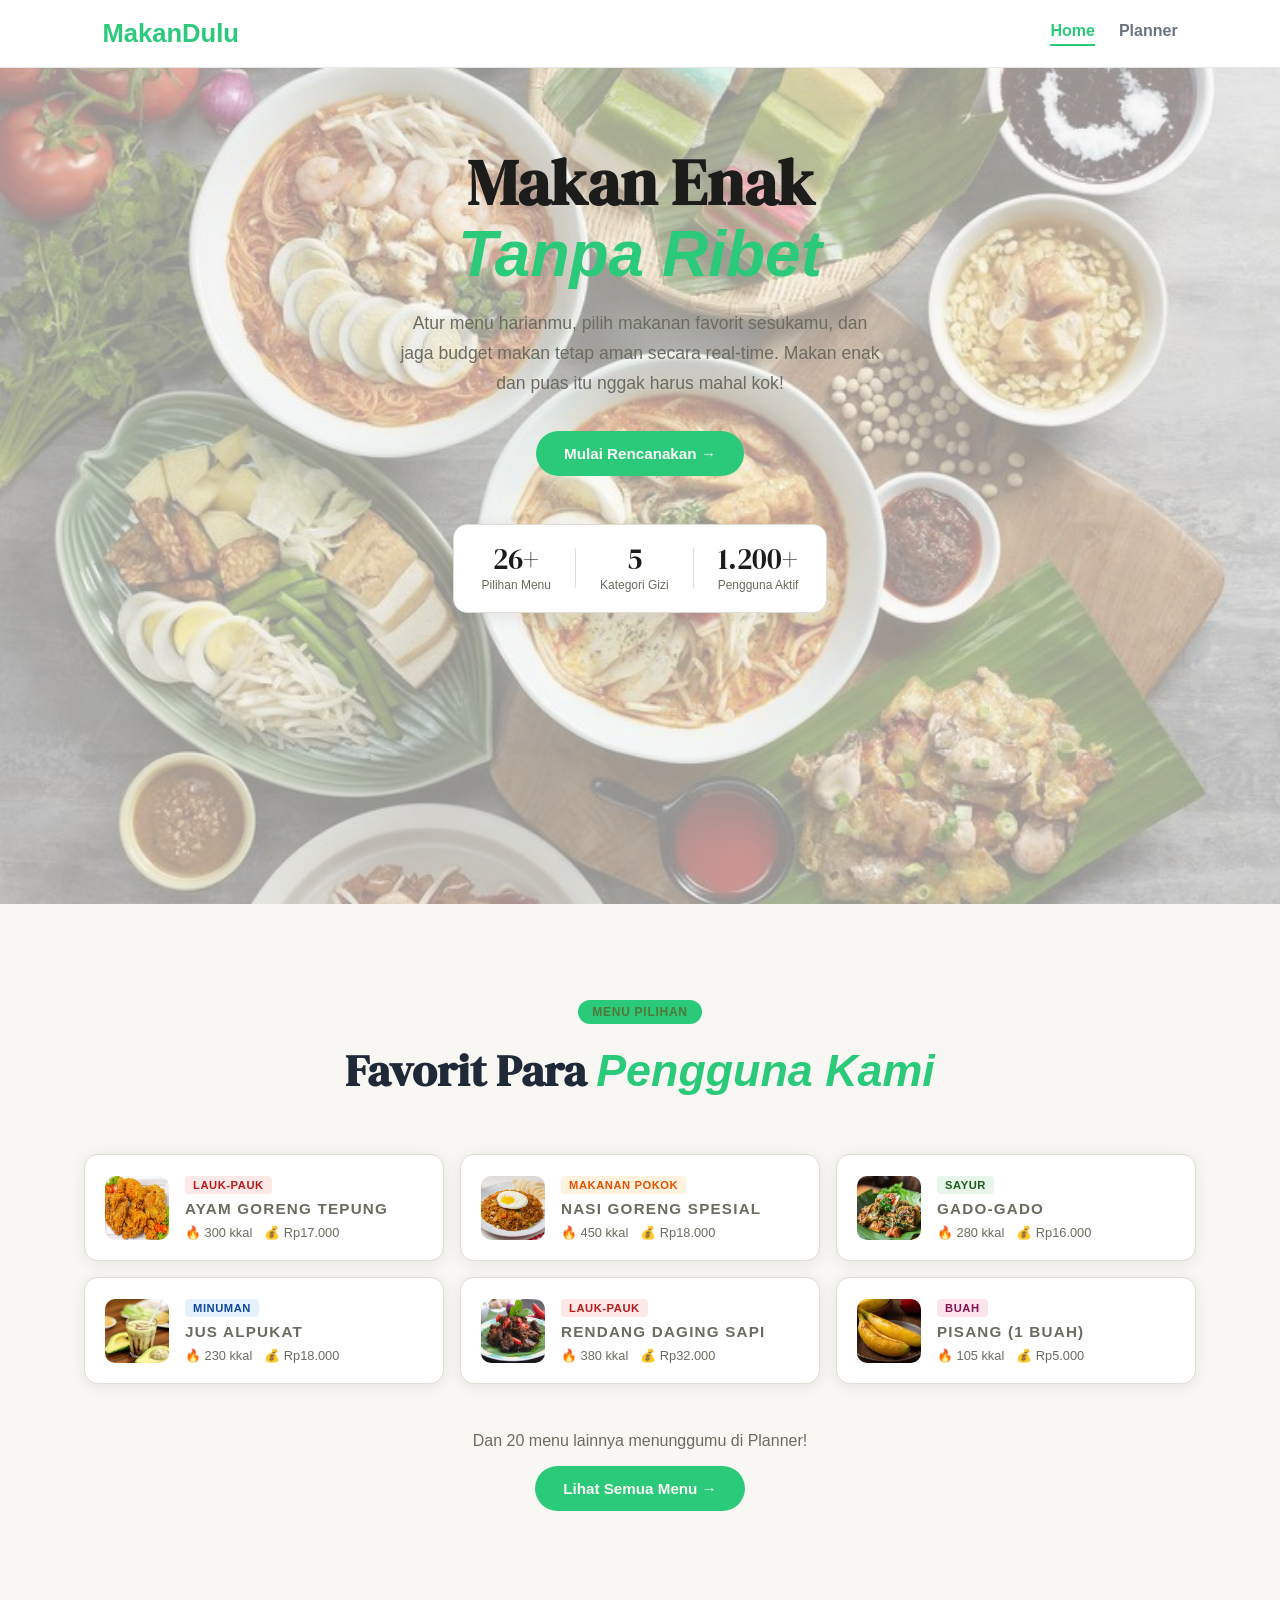
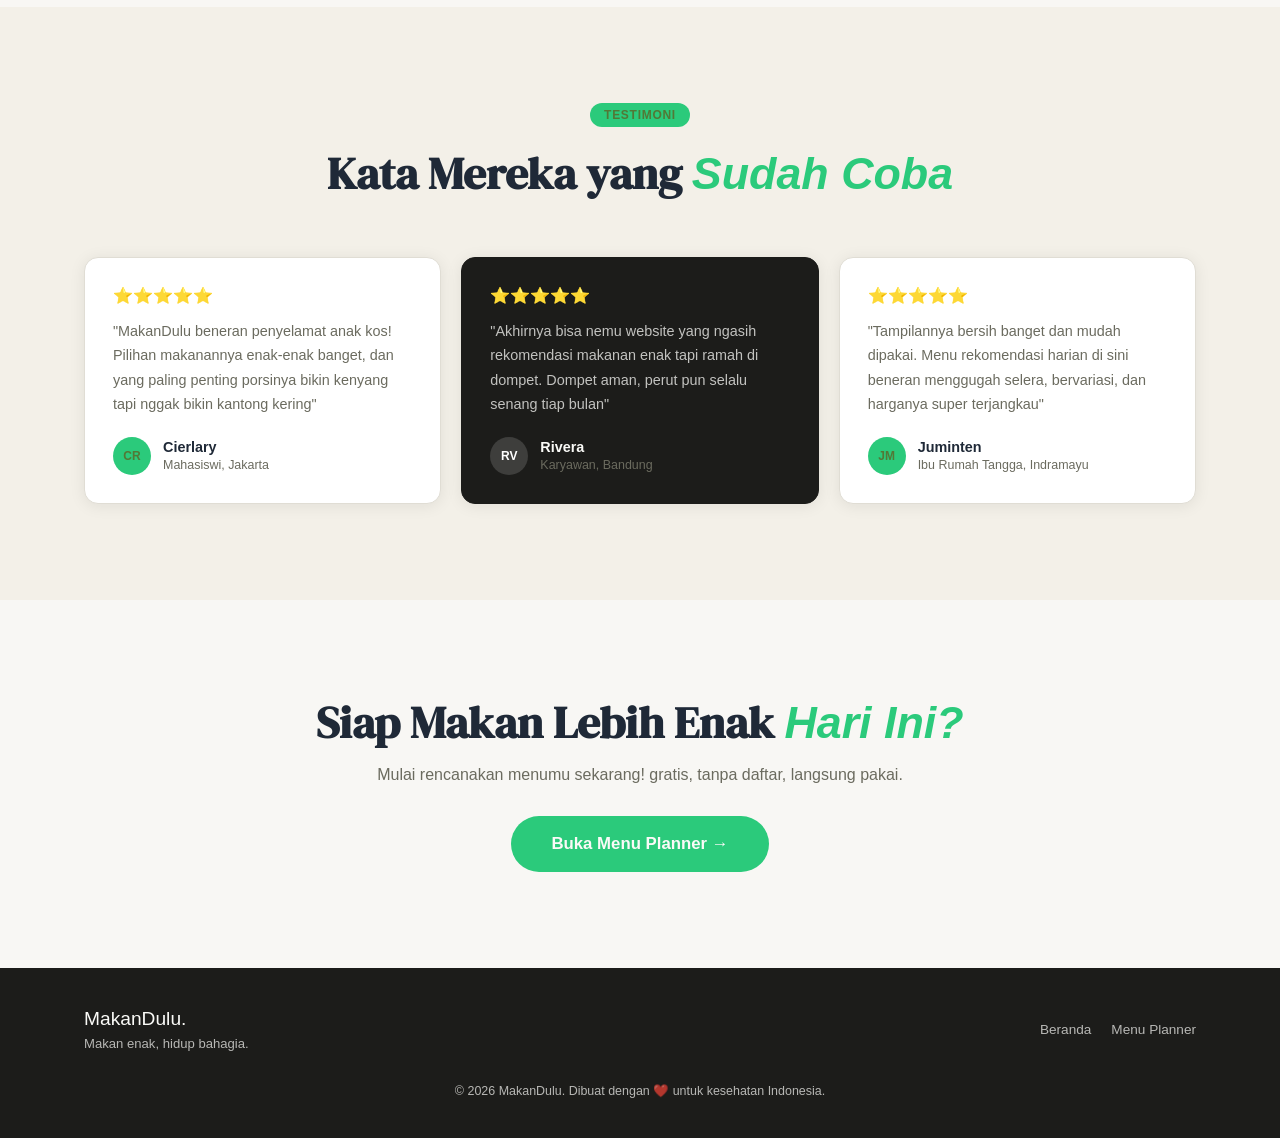
<file: index.html>
<!DOCTYPE html>
<html lang="id">
<head>
<meta charset="UTF-8" />
<meta name="viewport" content="width=device-width, initial-scale=1.0" />
<title>MakanDulu | Rencanakan Makanmu</title>
<link rel="stylesheet" href="css/global.css" />
<link rel="stylesheet" href="css/landing.css" />
<link rel="preconnect" href="https://fonts.googleapis.com" />
<link rel="preconnect" href="https://fonts.gstatic.com" crossorigin />
<link href="https://fonts.googleapis.com/css2?family=DM+Serif+Display:ital@0;1&family=Inter:wght@300;400;500;600;700&display=swap" rel="stylesheet" />
</head>
<body>

<!-- NAV -->
<nav class="navbar">
<div class="nav-brand">MakanDulu</div>
<div class="nav-links">
    <a href="index.html" class="nav-link active">Home</a>
    <a href="planner.html" class="nav-link">Planner</a>
</div>
</nav>

<!-- HERO -->
<section class="hero hero-centered">
<img src="assets/background.jpeg".jpeg" alt="Background Makanan" class="hero-bg-full">
<div class="hero-bg-dots" id="heroDots"></div>
<div class="hero-content">
<h1 class="hero-title">Makan Enak <br><em>Tanpa Ribet</em></h1>
<p class="hero-desc">Atur menu harianmu, pilih makanan favorit sesukamu, dan jaga budget makan tetap aman secara real-time. Makan enak dan puas itu nggak harus mahal kok!</p>
<div class="hero-actions">
    <a href="planner.html" class="btn-primary">Mulai Rencanakan →</a>
</div>
<div class="hero-stats">
    <div class="stat">
    <span class="stat-num">26+</span>
    <span class="stat-label">Pilihan Menu</span>
    </div>
    <div class="stat-divider"></div>
    <div class="stat">
    <span class="stat-num">5</span>
    <span class="stat-label">Kategori Gizi</span>
    </div>
    <div class="stat-divider"></div>
    <div class="stat">
    <span class="stat-num">1.200+</span>
    <span class="stat-label">Pengguna Aktif</span>
    </div>
</div>
</div>
</section>

<!-- MENU FAVORIT -->
<section class="menu-favorit" id="menu-favorit">
<div class="container">
<div class="section-header">
    <span class="section-tag">Menu Pilihan</span>
    <h2>Favorit Para <em>Pengguna Kami</em></h2>
</div>
<div class="menu-grid">

    <div class="menu-card">
    <div class="menu-img-wrap">
        <img src="assets/ayam-goreng-tepung.jpg" alt="Ayam Goreng Tepung" class="menu-food-img" />
    </div>
    <div class="menu-info">
        <span class="menu-cat cat-lauk">Lauk-Pauk</span>
        <h4>Ayam Goreng Tepung</h4>
        <div class="menu-meta">
        <span>🔥 300 kkal</span>
        <span>💰 Rp17.000</span>
        </div>
    </div>
    </div>

    <div class="menu-card">
    <div class="menu-img-wrap">
        <img src="assets/nasi-goreng-spesial.jpg" alt="Nasi Goreng Spesial" class="menu-food-img" />
    </div>
    <div class="menu-info">
        <span class="menu-cat cat-pokok">Makanan Pokok</span>
        <h4>Nasi Goreng Spesial</h4>
        <div class="menu-meta">
        <span>🔥 450 kkal</span>
        <span>💰 Rp18.000</span>
        </div>
    </div>
    </div>

    <div class="menu-card">
    <div class="menu-img-wrap">
        <img src="assets/gado-gado.jpg" alt="Gado-Gado" class="menu-food-img" />
    </div>
    <div class="menu-info">
        <span class="menu-cat cat-sayur">Sayur</span>
        <h4>Gado-Gado</h4>
        <div class="menu-meta">
        <span>🔥 280 kkal</span>
        <span>💰 Rp16.000</span>
        </div>
    </div>
    </div>

    <div class="menu-card">
    <div class="menu-img-wrap">
        <img src="assets/jus-alpukat.jpg" alt="Jus Alpukat" class="menu-food-img" />
    </div>
    <div class="menu-info">
        <span class="menu-cat cat-minum">Minuman</span>
        <h4>Jus Alpukat</h4>
        <div class="menu-meta">
        <span>🔥 230 kkal</span>
        <span>💰 Rp18.000</span>
        </div>
    </div>
    </div>

    <div class="menu-card">
    <div class="menu-img-wrap">
        <img src="assets/rendang-daging-sapi.jpg" alt="Rendang Daging Sapi" class="menu-food-img" />
    </div>
    <div class="menu-info">
        <span class="menu-cat cat-lauk">Lauk-Pauk</span>
        <h4>Rendang Daging Sapi</h4>
        <div class="menu-meta">
        <span>🔥 380 kkal</span>
        <span>💰 Rp32.000</span>
        </div>
    </div>
    </div>

    <div class="menu-card">
    <div class="menu-img-wrap">
        <img src="assets/pisang.jpg" alt="Pisang" class="menu-food-img" />
    </div>
    <div class="menu-info">
        <span class="menu-cat cat-buah">Buah</span>
        <h4>Pisang (1 buah)</h4>
        <div class="menu-meta">
        <span>🔥 105 kkal</span>
        <span>💰 Rp5.000</span>
        </div>
    </div>
    </div>

</div>
<div class="menu-cta">
    <p>Dan 20 menu lainnya menunggumu di Planner!</p>
    <a href="planner.html" class="btn-primary">Lihat Semua Menu →</a>
</div>
</div>
</section>

<!-- TESTIMONI -->
<section class="testimoni">
<div class="container">
<div class="section-header">
    <span class="section-tag">Testimoni</span>
    <h2>Kata Mereka yang <em>Sudah Coba</em></h2>
</div>
<div class="testi-grid">
    <div class="testi-card">
    <div class="testi-stars">⭐⭐⭐⭐⭐</div>
    <p>"MakanDulu beneran penyelamat anak kos! Pilihan makanannya enak-enak banget, dan yang paling penting porsinya bikin kenyang tapi nggak bikin kantong kering"</p>
    <div class="testi-author">
        <div class="testi-avatar">CR</div>
        <div>
        <strong>Cierlary</strong>
        <span>Mahasiswi, Jakarta</span>
        </div>
    </div>
    </div>
    <div class="testi-card testi-featured">
    <div class="testi-stars">⭐⭐⭐⭐⭐</div>
    <p>"Akhirnya bisa nemu website yang ngasih rekomendasi makanan enak tapi ramah di dompet. Dompet aman, perut pun selalu senang tiap bulan"</p>
    <div class="testi-author">
        <div class="testi-avatar">RV</div>
        <div>
        <strong>Rivera</strong>
        <span>Karyawan, Bandung</span>
        </div>
    </div>
    </div>
    <div class="testi-card">
    <div class="testi-stars">⭐⭐⭐⭐⭐</div>
    <p>"Tampilannya bersih banget dan mudah dipakai. Menu rekomendasi harian di sini beneran menggugah selera, bervariasi, dan harganya super terjangkau"</p>
    <div class="testi-author">
        <div class="testi-avatar">JM</div>
        <div>
        <strong>Juminten</strong>
        <span>Ibu Rumah Tangga, Indramayu</span>
        </div>
    </div>
    </div>
</div>
</div>
</section>

<!-- CTA BOTTOM -->
<section class="cta-bottom">
<div class="container">
<h2>Siap Makan Lebih Enak <em>Hari Ini?</em></h2>
<p>Mulai rencanakan menumu sekarang! gratis, tanpa daftar, langsung pakai.</p>
<a href="planner.html" class="btn-primary btn-large">Buka Menu Planner →</a>
</div>
</section>

<!-- FOOTER -->
<footer class="footer">
<div class="container footer-inner">
<div class="footer-brand">
    <span class="nav-logo">MakanDulu.</span>
    <p>Makan enak, hidup bahagia.</p>
</div>
<div class="footer-links">
    <a href="homepage.html">Beranda</a>
    <a href="planner.html">Menu Planner</a>
</div>
<p class="footer-copy">© 2026 MakanDulu. Dibuat dengan ❤️ untuk kesehatan Indonesia.</p>
</div>
</footer>

</body>
</html>
</file>
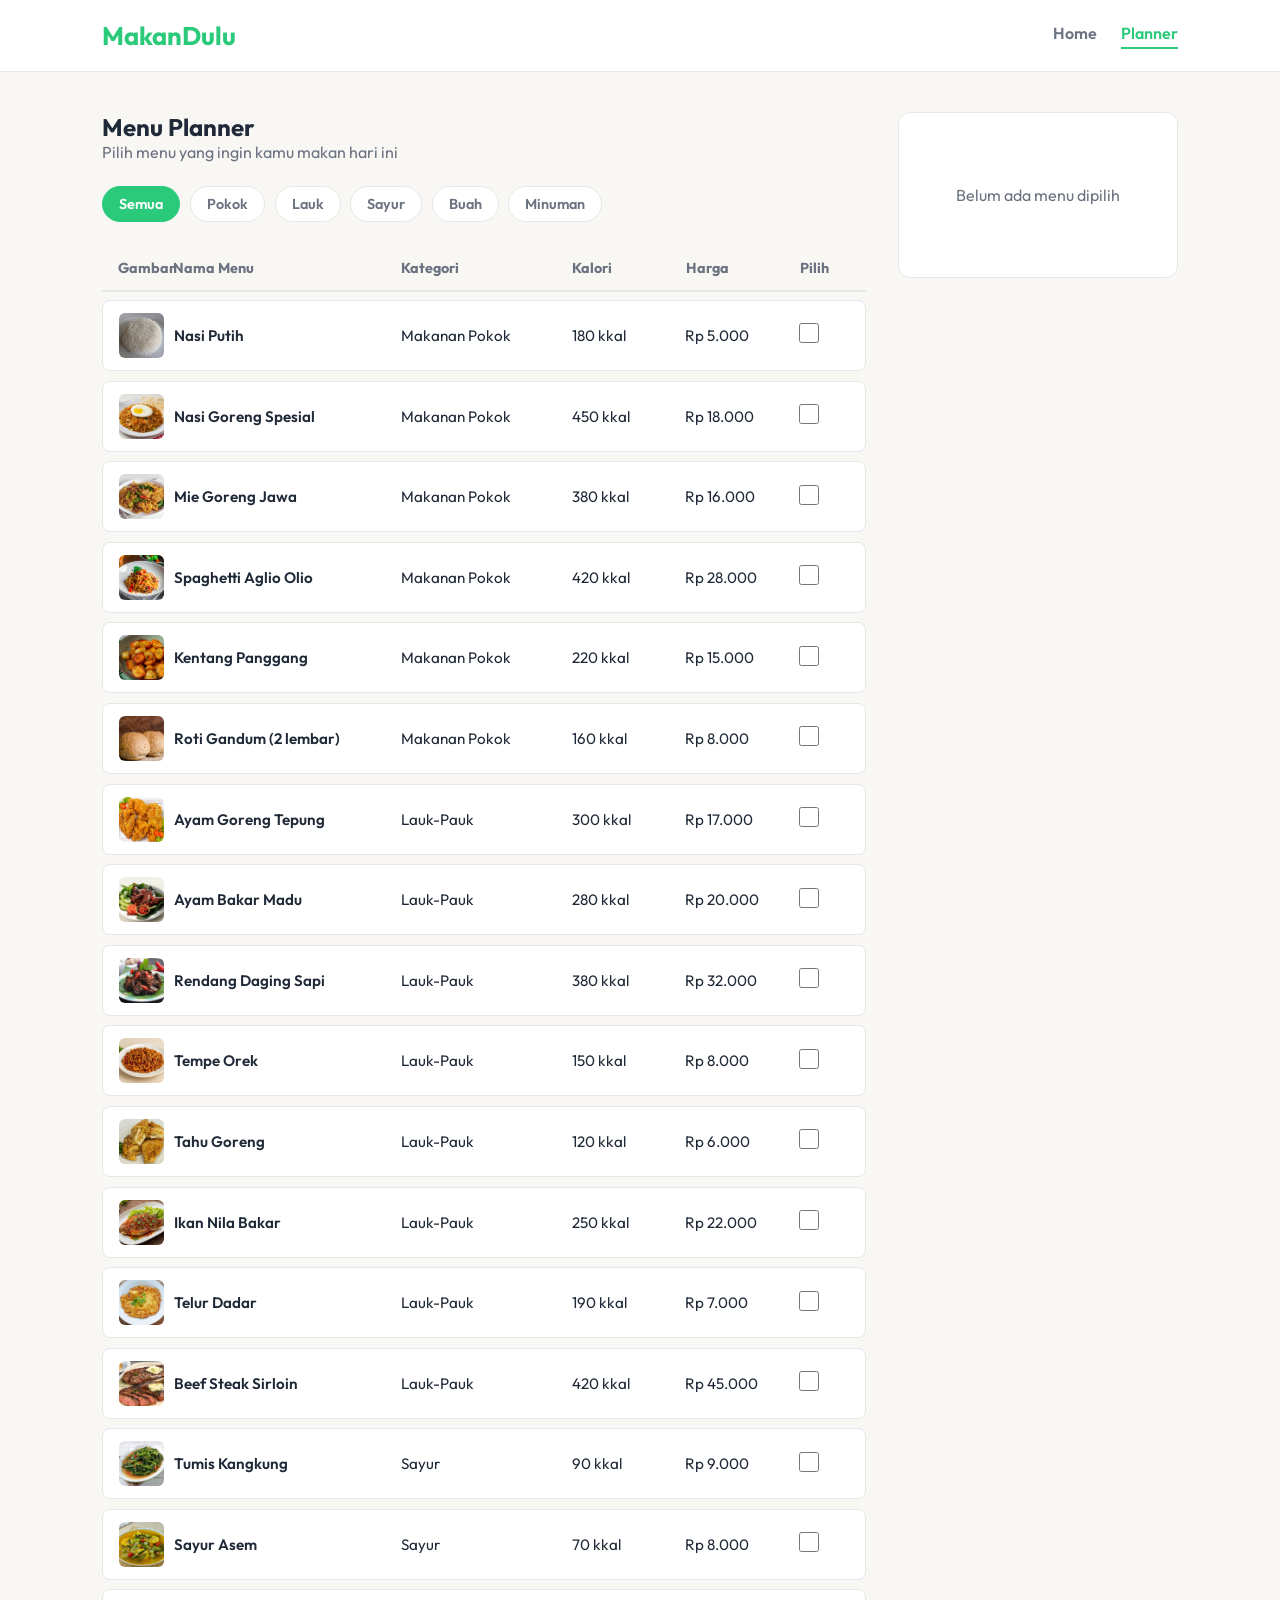
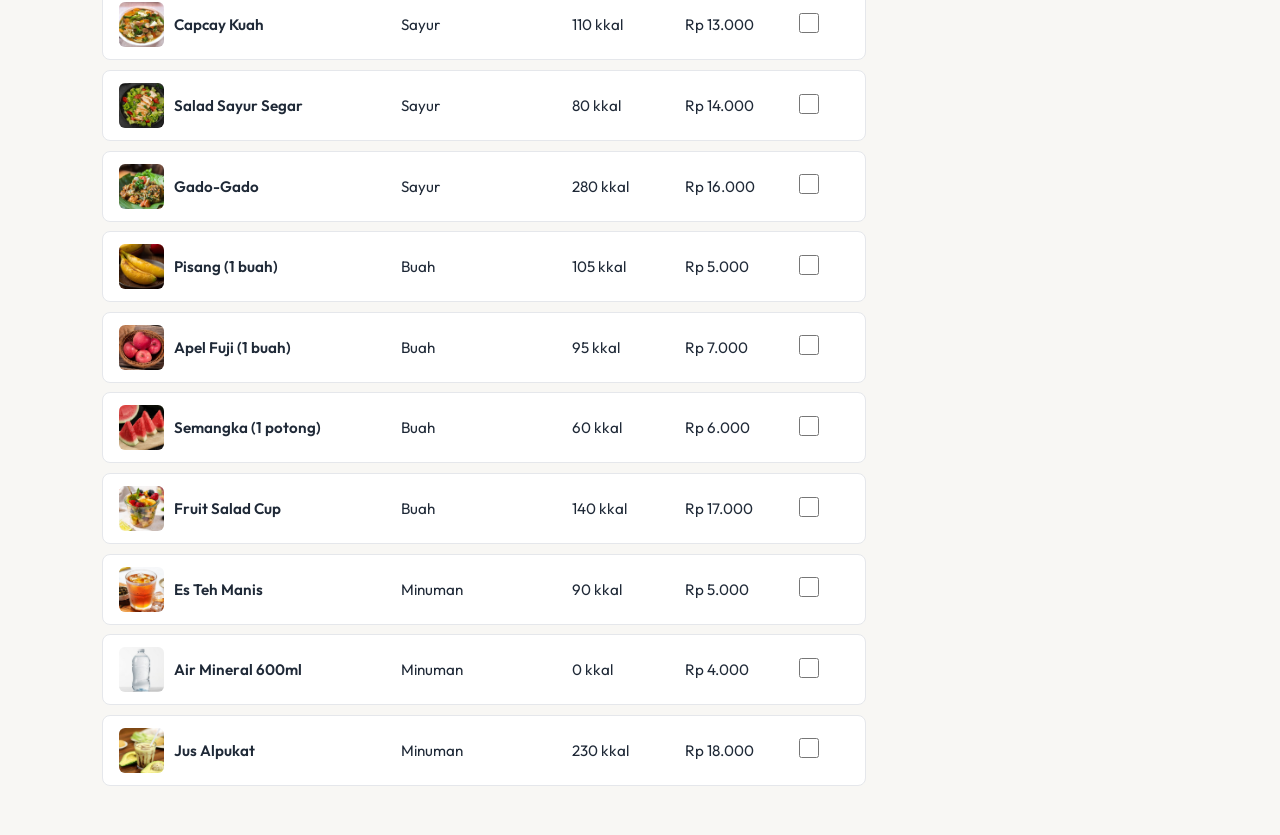
<file: planner.html>
<!DOCTYPE html>
<html lang="id">
<head>
    <meta charset="UTF-8">
    <meta name="viewport" content="width=device-width, initial-scale=1.0">
    <title>MakanDulu | Menu Planner</title>
    <link rel="stylesheet" href="css/global.css">
    <link rel="stylesheet" href="css/planner.css">
    <link href="https://fonts.googleapis.com/css2?family=Outfit:wght@400;500;600;700&display=swap" rel="stylesheet">
</head>
<body>
    <nav class="navbar">
        <div class="nav-brand">MakanDulu</div>
        <div class="nav-links">
            <a href="index.html" class="nav-link">Home</a>
            <a href="planner.html" class="nav-link active">Planner</a>
        </div>
    </nav>

    <main class="planner-container">
        <section class="menu-section">
            <h2>Menu Planner</h2>
            <p class="subtitle">Pilih menu yang ingin kamu makan hari ini</p>
            
            <div class="filter-tabs">
                <button class="filter-btn active" data-filter="all">Semua</button>
                <button class="filter-btn" data-filter="Makanan Pokok">Pokok</button>
                <button class="filter-btn" data-filter="Lauk-Pauk">Lauk</button>
                <button class="filter-btn" data-filter="Sayur">Sayur</button>
                <button class="filter-btn" data-filter="Buah">Buah</button>
                <button class="filter-btn" data-filter="Minuman">Minuman</button>
            </div>
            
            <div class="menu-table-header">
                <div>Gambar</div>
                <div>Nama Menu</div>
                <div>Kategori</div>
                <div>Kalori</div>
                <div>Harga</div>
                <div>Pilih</div>
            </div>

            <div id="menu-cards-container"></div>
        </section>

        <aside class="result-section">
            <div class="result-sticky-panel">
                
                <div id="empty-state-view">
                    <p>Belum ada menu dipilih</p>
                </div>

                <div id="active-state-view" class="hidden">
                    <h3 class="panel-subtitle">MENU DIPILIH</h3>
                    <div id="selected-image-grid" class="image-grid-stack"></div>
                    
                    <div class="total-summary-box">
                        <div class="summary-row">
                            <span>Total Kalori</span>
                            <strong><span id="label-total-calories">0</span> kkal</strong>
                        </div>
                        <div class="summary-row">
                            <span>Total Harga</span>
                            <strong>Rp <span id="label-total-price">0</span></strong>
                        </div>
                    </div>

                    <div class="nutrition-checklist-box">
                        <h3 class="panel-subtitle">KELENGKAPAN GIZI</h3>
                        <ul id="checklist-group">
                            <li id="item-pokok" class="status-unfulfilled">Makanan Pokok</li>
                            <li id="item-lauk" class="status-unfulfilled">Lauk-Pauk</li>
                            <li id="item-sayur" class="status-unfulfilled">Sayur</li>
                            <li id="item-buah" class="status-unfulfilled">Buah</li>
                            <li id="item-minuman" class="status-unfulfilled">Minuman</li>
                        </ul>
                    </div>

                    <button id="btn-clear-all" class="btn-clear">Hapus Semua Pilihan</button>

                    <div id="badge-menu-seimbang" class="success-badge hidden">
                        Menu Seimbang Terpenuhi!
                    </div>
                </div>
            </div>
        </aside>
    </main>

    <script src="js/planner.js"></script>
</body>
</html>
</file>
<file: css/global.css>
:root {
    --primary-solid: #2BCA7B;
    --primary-dark-solid: #22A462;
    --dark-text: #1F2937;
    --muted-text: #6B7280;
    --light-bg: #F8F7F4;
    --pure-white: #FFFFFF;
    --border-line: #E5E7EB;
}

* {
    margin: 0;
    padding: 0;
    box-sizing: border-box;
    font-family: 'Outfit', sans-serif;
}

body {
    background-color: var(--light-bg);
    color: var(--dark-text);
}

.hidden {
    display: none !important;
}

.navbar {
    background-color: var(--pure-white);
    padding: 1.2rem 8%;
    display: flex;
    justify-content: space-between;
    align-items: center;
    border-bottom: 1px solid var(--border-line);
}

.nav-brand {
    font-size: 1.6rem;
    font-weight: 700;
    color: var(--primary-solid);
}

.nav-links {
    display: flex;
    gap: 1.5rem;
}

.nav-link {
    text-decoration: none;
    color: var(--muted-text);
    font-weight: 600;
    font-size: 1rem;
    padding-bottom: 4px;
    transition: color 0.2s;
}

.nav-link.active, .nav-link:hover {
    color: var(--primary-solid);
    border-bottom: 2px solid var(--primary-solid);
}
</file>
<file: css/landing.css>
/* ─── RESET & BASE ──────────────────────────────────────────── */
*, *::before, *::after { box-sizing: border-box; margin: 0; padding: 0; }

:root {
--cream:     #FAFAF7;
--cream2:    #F3F0E8;
--charcoal:  #1C1C1A;
--primary-solid: #2BCA7B;
--sage-l:    #EDF5E5;
--sage-d:    #527836;
--sand:      #E8D5B7;
--muted:     #6B6B5F;
--border:    #E0DDD4;
--white:     #FFFFFF;
--red:       #E05050;
--shadow:    0 2px 16px rgba(28,28,26,.08);
--shadow-lg: 0 8px 40px rgba(28,28,26,.12);
--radius:    14px;
--radius-sm: 8px;
--transition:.2s ease;
}

html { scroll-behavior: smooth; }


img { max-width: 100%; }
a { text-decoration: none; color: inherit; }
ul { list-style: none; }

/* ─── TYPOGRAPHY ─────────────────────────────────────────────── */
.dm-serif, h1, h2, h3 { font-family: 'DM Serif Display', serif; }

h1 { font-size: clamp(2.4rem, 5vw, 4rem); line-height: 1.1; }
h2 { font-size: clamp(1.8rem, 3.5vw, 2.8rem); line-height: 1.2; }
h3 { font-size: 1.25rem; }
h4 {
font-size: .85rem; text-transform: uppercase; letter-spacing: .08em;
color: var(--muted); font-family: 'Outfit', sans-serif;
font-weight: 600; margin-bottom: .75rem;
}

em { font-style: italic; color: var(--primary-solid); }

/* ─── CONTAINER ──────────────────────────────────────────────── */
.container { max-width: 1160px; margin: 0 auto; padding: 0 24px; }

/* ─── BUTTONS ────────────────────────────────────────────────── */
.btn-primary {
display: inline-flex; align-items: center;
background: var(--primary-solid); color: var(--cream);
padding: 14px 28px; border-radius: 50px;
font-weight: 600; font-size: .95rem;
transition: background var(--transition), transform var(--transition), box-shadow var(--transition);

}
.btn-primary:hover {
background: var(--sage-d);
transform: translateY(-2px);
}
.btn-large { padding: 18px 40px; font-size: 1.05rem; }

/* ─── HERO ───────────────────────────────────────────────────── */
.hero {
position: relative; overflow: hidden;
min-height: calc(100vh - 64px);
display: flex; align-items: center; justify-content: space-between;
max-width: 1280px; margin: 0 auto;
padding: 60px 40px; gap: 40px;
}
.hero-bg-full {
position: absolute; top: 0; left: 0;
width: 100%; height: 100%;
object-fit: cover; object-position: center;
opacity: 0.4; z-index: 1; pointer-events: none;
}
.hero-bg-dots {
position: fixed; inset: 0; pointer-events: none; z-index: 0; overflow: hidden;
}
.hero-content { position: relative; z-index: 2; flex: 1; min-width: 0; }
.hero-title { margin-bottom: 20px; color: var(--charcoal); }
.hero-desc {
font-size: 1.1rem; color: var(--muted);
max-width: 480px; margin-bottom: 32px; line-height: 1.7;
}
.hero-actions {
display: flex; align-items: center; gap: 14px;
flex-wrap: wrap; margin-bottom: 48px;
}

/* Hero stats */
.hero-stats {
display: flex; align-items: center;
background: var(--white); border: 1px solid var(--border);
border-radius: var(--radius); padding: 20px 28px;
width: fit-content; box-shadow: var(--shadow);
}
.stat { text-align: center; padding: 0 24px; }
.stat:first-child { padding-left: 0; }
.stat:last-child  { padding-right: 0; }
.stat-num {
display: block; font-family: 'DM Serif Display', serif;
font-size: 1.8rem; color: var(--charcoal); line-height: 1;
}
.stat-label {
display: block; font-size: .75rem;
color: var(--muted); font-weight: 500; margin-top: 4px;
}
.stat-divider { width: 1px; height: 40px; background: var(--border); }

/* ─── SECTION COMMON ─────────────────────────────────────────── */
.section-header { text-align: center; margin-bottom: 56px; }
.section-tag {
display: inline-block;
background: var(--primary-solid); color: var(--sage-d);
padding: 5px 14px; border-radius: 50px;
font-size: .75rem; font-weight: 700;
letter-spacing: .06em; text-transform: uppercase; margin-bottom: 12px;
}
.section-header h2 { margin-top: 8px; }

/* ─── MENU FAVORIT ───────────────────────────────────────────── */
.menu-favorit { padding: 96px 0; }
.menu-grid {
display: grid;
grid-template-columns: repeat(auto-fill, minmax(280px, 1fr));
gap: 16px; margin-bottom: 48px;
}
.menu-card {
background: var(--white); border: 1px solid var(--border);
border-radius: var(--radius); padding: 20px;
display: flex; align-items: center; gap: 16px;
transition: transform var(--transition), box-shadow var(--transition);
box-shadow: var(--shadow);
}
.menu-card:hover { transform: translateY(-3px); box-shadow: var(--shadow-lg); }

.menu-img-wrap {
width: 64px; height: 64px;
border-radius: 10px; overflow: hidden;
flex-shrink: 0; background: var(--cream2);
}
.menu-food-img {
width: 100%; height: 100%; object-fit: cover; display: block;
}

.menu-info { min-width: 0; }
.menu-cat {
display: inline-block; font-size: .7rem; font-weight: 700;
letter-spacing: .05em; text-transform: uppercase;
padding: 3px 8px; border-radius: 4px; margin-bottom: 6px;
}
.menu-card h4 { font-size: .95rem; font-weight: 600; margin-bottom: 8px; }
.menu-meta { display: flex; gap: 12px; font-size: .8rem; color: var(--muted); }
.menu-cta { text-align: center; }
.menu-cta p { color: var(--muted); margin-bottom: 16px; }

/* ─── CATEGORY BADGES ────────────────────────────────────────── */
.cat-pokok { background: #FFF3E0; color: #E65100; }
.cat-lauk  { background: #FDE8E8; color: #B71C1C; }
.cat-sayur { background: #E8F5E9; color: #1B5E20; }
.cat-buah  { background: #FCE4EC; color: #880E4F; }
.cat-minum { background: #E3F2FD; color: #0D47A1; }

/* ─── TESTIMONI ──────────────────────────────────────────────── */
.testimoni { background: var(--cream2); padding: 96px 0; }
.testi-grid {
display: grid;
grid-template-columns: repeat(auto-fill, minmax(280px, 1fr));
gap: 20px; align-items: start;
}
.testi-card {
background: var(--white); border: 1px solid var(--border);
border-radius: var(--radius); padding: 28px; box-shadow: var(--shadow);
}
.testi-featured {
background: var(--charcoal); color: var(--cream);
border-color: var(--charcoal);
}
.testi-stars { font-size: 1rem; margin-bottom: 14px; }
.testi-card p { font-size: .9rem; line-height: 1.7; margin-bottom: 20px; color: var(--muted); }
.testi-featured p { color: rgba(250,250,247,.75); }
.testi-author { display: flex; align-items: center; gap: 12px; }
.testi-avatar {
width: 38px; height: 38px; border-radius: 50%;
background: var(--primary-solid); color: var(--sage-d);
display: flex; align-items: center; justify-content: center;
font-size: .75rem; font-weight: 700; flex-shrink: 0;
}
.testi-featured .testi-avatar { background: rgba(255,255,255,.15); color: white; }
.testi-author strong { display: block; font-size: .9rem; }
.testi-author span { font-size: .78rem; color: var(--muted); }

/* ─── CTA BOTTOM ─────────────────────────────────────────────── */
.cta-bottom { padding: 96px 0; text-align: center; }
.cta-bottom h2 { margin-bottom: 16px; }
.cta-bottom p { color: var(--muted); margin-bottom: 32px; font-size: 1rem; }

/* ─── FOOTER ─────────────────────────────────────────────────── */
.footer {
background: var(--charcoal); color: rgba(250,250,247,.7); padding: 40px 0;
}
.footer-inner {
display: flex; flex-wrap: wrap; align-items: center;
gap: 24px; justify-content: space-between;
}
.footer-brand .nav-logo { color: var(--cream); font-size: 1.2rem; }
.footer-brand p { font-size: .82rem; margin-top: 6px; }
.footer-links { display: flex; gap: 20px; }
.footer-links a { font-size: .85rem; transition: color var(--transition); }
.footer-links a:hover { color: var(--primary-solid); }
.footer-copy { width: 100%; text-align: center; font-size: .78rem; margin-top: 8px; }

/* ═══════════════════════════════════════════════════════════════
PLANNER PAGE
═══════════════════════════════════════════════════════════════ */
.planner-page { background: var(--cream2); }

.planner-header {
background: var(--white); border-bottom: 1px solid var(--border);
padding: 40px 0 32px;
}
.planner-header h1 { font-size: clamp(1.8rem, 4vw, 2.8rem); }
.planner-header p { color: var(--muted); margin-top: 8px; }

/* Filter bar */
.filter-bar {
background: var(--white); border-bottom: 1px solid var(--border);
padding: 12px 0; position: sticky; top: 64px; z-index: 90;
}
.filter-bar .container { display: flex; align-items: center; gap: 12px; flex-wrap: wrap; }
.filter-label { font-size: .8rem; font-weight: 600; color: var(--muted); white-space: nowrap; }
.filter-pills { display: flex; gap: 8px; flex-wrap: wrap; }
.pill {
padding: 6px 16px; border-radius: 50px;
border: 1.5px solid var(--border); background: transparent; cursor: pointer;
font-size: .82rem; font-weight: 500; color: var(--muted);
transition: all var(--transition); font-family: 'Inter', sans-serif;
}
.pill:hover { border-color: var(--charcoal); color: var(--charcoal); }
.pill.active { background: var(--charcoal); color: white; border-color: var(--charcoal); }

/* Planner body */
.planner-body { padding: 28px 0 100px; }
.planner-container {
max-width: 1160px; margin: 0 auto; padding: 0 24px;
display: grid; grid-template-columns: 1fr 340px;
gap: 24px; align-items: start;
}

/* Table */
.table-section { min-width: 0; }
.table-wrapper {
background: var(--white); border: 1px solid var(--border);
border-radius: var(--radius); overflow: auto; box-shadow: var(--shadow);
}
.menu-table { width: 100%; border-collapse: collapse; min-width: 560px; }
.menu-table thead { background: var(--cream2); }
.menu-table th {
padding: 14px 16px; text-align: left; font-size: .75rem;
text-transform: uppercase; letter-spacing: .07em;
color: var(--muted); font-weight: 600;
border-bottom: 1px solid var(--border); white-space: nowrap;
}
.th-kal, .th-harga, .th-pilih { text-align: center; }
.menu-row { border-bottom: 1px solid var(--border); transition: background var(--transition); }
.menu-row:last-child { border-bottom: none; }
.menu-row:hover { background: var(--cream2); }
.menu-row.selected { background: var(--sage-l); }
.menu-table td { padding: 12px 16px; vertical-align: middle; }
.td-kal, .td-harga, .td-pilih { text-align: center; }
.td-kal { font-size: .85rem; color: var(--muted); }
.td-harga { font-size: .85rem; font-weight: 600; color: var(--charcoal); }
.td-name { font-weight: 500; font-size: .9rem; }

/* Menu thumbnail (planner table) */
.menu-thumb {
width: 56px; height: 56px; border-radius: 10px;
overflow: hidden; display: flex; align-items: center;
justify-content: center; flex-shrink: 0;
}
.menu-thumb img { width: 100%; height: 100%; object-fit: cover; display: block; }
.fallback-emoji {
width: 100%; height: 100%;
display: flex; align-items: center; justify-content: center; font-size: 1.6rem;
}

/* Category badge in table */
.badge-cat {
display: inline-block; font-size: .7rem; font-weight: 700;
letter-spacing: .04em; text-transform: uppercase;
padding: 3px 8px; border-radius: 4px; white-space: nowrap;
}

/* Checkbox */
.checkbox-wrap {
display: inline-flex; align-items: center;
justify-content: center; cursor: pointer; width: 36px; height: 36px;
}
.checkbox-wrap input[type="checkbox"] { display: none; }
.checkmark {
width: 22px; height: 22px; border: 2px solid var(--border);
border-radius: 6px; display: flex; align-items: center;
justify-content: center; transition: all var(--transition); background: var(--white);
}
.checkbox-wrap input:checked + .checkmark { background: var(--primary-solid); border-color: var(--primary-solid); }
.checkbox-wrap input:checked + .checkmark::after {
content: ''; display: block;
width: 5px; height: 9px;
border: 2px solid white; border-top: none; border-left: none;
transform: rotate(45deg) translate(-1px,-1px);
}
.checkbox-wrap:hover .checkmark { border-color: var(--primary-solid); }

/* Panel hasil */
.panel-hasil { position: sticky; top: 130px; }
.panel-inner {
background: var(--white); border: 1px solid var(--border);
border-radius: var(--radius); box-shadow: var(--shadow-lg); overflow: hidden;
}
.panel-title {
font-family: 'Inter', sans-serif; font-size: .85rem; font-weight: 700;
text-transform: uppercase; letter-spacing: .06em; color: var(--muted);
padding: 20px 20px 16px; border-bottom: 1px solid var(--border);
}
.empty-state {
display: flex; flex-direction: column; align-items: center;
justify-content: center; text-align: center; padding: 48px 24px; gap: 10px;
}
.empty-icon { font-size: 3rem; opacity: .4; }
.empty-state p { font-weight: 600; color: var(--charcoal); }
.empty-state small { color: var(--muted); font-size: .82rem; }
.result-content { padding: 20px; display: flex; flex-direction: column; gap: 20px; }

.balanced-badge {
display: none;
align-items: center; gap: 8px; justify-content: center;
background: linear-gradient(135deg, var(--primary-solid) 0%, var(--sage-d) 100%);
color: white; border-radius: var(--radius-sm);
padding: 14px; font-weight: 700; font-size: 1rem;
text-align: center; animation: badgePop .4s cubic-bezier(.175,.885,.32,1.275);
}
.balanced-badge.show { display: flex; }
@keyframes badgePop {
from { transform: scale(.7); opacity: 0; }
to   { transform: scale(1);  opacity: 1; }
}

.food-stack {
display: grid; grid-template-columns: repeat(3, 1fr);
gap: 8px; max-height: 260px; overflow-y: auto;
}
.stack-item {
border-radius: 10px; overflow: hidden;
aspect-ratio: 1; position: relative; cursor: default;
}
.stack-item img { width: 100%; height: 100%; object-fit: cover; display: block; }
.stack-emoji {
position: absolute; inset: 0;
display: flex; align-items: center; justify-content: center; font-size: 1.8rem;
}
.stack-label {
position: absolute; bottom: 0; left: 0; right: 0;
background: linear-gradient(transparent, rgba(0,0,0,.7));
color: white; font-size: .62rem; font-weight: 500;
padding: 4px 5px 5px; line-height: 1.2;
}

.total-cards { display: flex; flex-direction: column; gap: 8px; }
.total-card {
display: flex; align-items: center; gap: 14px;
background: var(--cream2); border-radius: var(--radius-sm); padding: 12px 14px;
}
.total-icon { font-size: 1.4rem; }
.total-card > div { display: flex; flex-direction: column; gap: 1px; }
.total-label {
font-size: .72rem; color: var(--muted); font-weight: 500;
text-transform: uppercase; letter-spacing: .04em;
}
.total-value { font-size: 1rem; font-weight: 700; color: var(--charcoal); }

.cat-list { display: flex; flex-direction: column; gap: 8px; }
.cat-item {
display: flex; align-items: center; gap: 10px;
padding: 10px 14px; border-radius: var(--radius-sm);
border: 1.5px solid var(--border); background: var(--cream2);
transition: all var(--transition);
}
.cat-item.fulfilled { background: var(--sage-l); border-color: var(--primary-solid); }
.cat-dot {
width: 8px; height: 8px; border-radius: 50%;
background: var(--border); flex-shrink: 0; transition: background var(--transition);
}
.cat-item.fulfilled .cat-dot { background: var(--primary-solid); }
.cat-name { flex: 1; font-size: .85rem; font-weight: 500; }
.cat-status { font-size: .75rem; font-weight: 600; color: var(--muted); white-space: nowrap; }
.cat-item.fulfilled .cat-status { color: var(--sage-d); }

/* Sticky bar */
.sticky-bar {
position: fixed; bottom: -80px; left: 0; right: 0; z-index: 200;
background: var(--charcoal); color: var(--cream);
padding: 14px 24px; display: flex; align-items: center; gap: 16px;
box-shadow: 0 -4px 24px rgba(0,0,0,.2); transition: bottom .3s ease;
}
.sticky-bar.visible { bottom: 0; }
.sticky-bar span { font-size: .9rem; }
.sticky-badge { font-size: 1.2rem; }
.btn-sticky {
margin-left: auto; background: var(--primary-solid); color: white;
padding: 8px 18px; border-radius: 50px;
font-size: .82rem; font-weight: 600; transition: background var(--transition);
}
.btn-sticky:hover { background: var(--sage-d); }

/* ─── RESPONSIVE ─────────────────────────────────────────────── */
@media (max-width: 900px) {
.planner-container { grid-template-columns: 1fr; }
.panel-hasil { position: static; }
.hero { flex-direction: column; padding-top: 48px; text-align: center; gap: 40px; }
.hero-desc { margin: 0 auto 32px; }
.hero-actions { justify-content: center; }
.hero-stats { margin: 0 auto; }
}

@media (max-width: 680px) {
.nav-links {
display: none; position: fixed; top: 64px; left: 0; right: 0;
background: var(--cream); flex-direction: column; align-items: flex-start;
padding: 16px 24px; gap: 4px;
border-bottom: 1px solid var(--border); box-shadow: var(--shadow-lg);
}
.nav-links.open { display: flex; }
.nav-links li { width: 100%; }
.nav-links li a, .nav-links li button.btn-reset { display: block; width: 100%; padding: 12px 16px; }
.btn-nav { text-align: center; }
.hero-stats { flex-direction: column; padding: 20px; gap: 16px; }
.stat-divider { width: 60px; height: 1px; }
.stat { padding: 0; }
.menu-grid { grid-template-columns: 1fr; }
.testi-grid { grid-template-columns: 1fr; }
.food-stack { grid-template-columns: repeat(3, 1fr); }
.filter-bar { top: 64px; }
.footer-inner { flex-direction: column; text-align: center; }
.footer-links { justify-content: center; }
}

@media (max-width: 400px) {
.hero-actions { flex-direction: column; align-items: center; }
.btn-primary { width: 100%; justify-content: center; }
}

/* ─── SCROLLBAR ──────────────────────────────────────────────── */
::-webkit-scrollbar { width: 6px; height: 6px; }
::-webkit-scrollbar-track { background: transparent; }
::-webkit-scrollbar-thumb { background: var(--border); border-radius: 3px; }
::-webkit-scrollbar-thumb:hover { background: var(--muted); }

/* ─── ACCESSIBILITY ──────────────────────────────────────────── */
:focus-visible { outline: 2px solid var(--primary-solid); outline-offset: 2px; }
@media (prefers-reduced-motion: reduce) {
*, *::before, *::after { animation-duration: .01ms !important; transition-duration: .01ms !important; }
}
/* ─── HERO CENTERED (homepage) ───────────────────────────────── */
.hero-centered {
flex-direction: column;
align-items: center;
justify-content: center;
text-align: center;
max-width: 100%;
padding: 80px 40px;
}
.hero-centered .hero-content {
display: flex;
flex-direction: column;
align-items: center;
}
.hero-centered .hero-desc {
margin-left: auto;
margin-right: auto;
}
.hero-centered .hero-stats {
margin: 0 auto;
}

/* nav-logo span (aksen hijau) */
.nav-logo span { color: var(--primary-solid); }
</file>
<file: css/planner.css>
.planner-container {
    display: flex;
    gap: 2rem;
    padding: 2.5rem 8%;
    max-width: 1440px;
    margin: 0 auto;
}

.menu-section {
    flex: 2.2; 
}

.subtitle {
    color: var(--muted-text);
    margin-bottom: 1.5rem;
}

.filter-tabs {
    display: flex;
    gap: 0.6rem;
    margin-bottom: 1.5rem;
    flex-wrap: wrap;
}

.filter-btn {
    background-color: var(--pure-white);
    color: var(--muted-text);
    border: 1px solid var(--border-line);
    padding: 0.5rem 1rem;
    border-radius: 50px;
    font-size: 0.9rem;
    font-weight: 600;
    cursor: pointer;
    transition: all 0.2s;
}

.filter-btn:hover {
    border-color: var(--primary-solid);
    color: var(--primary-solid);
}

.filter-btn.active {
    background-color: var(--primary-solid);
    color: var(--pure-white);
    border-color: var(--primary-solid);
}

.menu-table-header {
    display: grid;
    grid-template-columns: 55px 2fr 1.5fr 1fr 1fr 50px;
    padding: 0.8rem 1rem;
    font-weight: 700;
    font-size: 0.9rem;
    color: var(--muted-text);
    border-bottom: 2px solid var(--border-line);
    margin-bottom: 0.5rem;
}

.menu-row-card {
    display: grid;
    grid-template-columns: 55px 2fr 1.5fr 1fr 1fr 50px;
    align-items: center;
    background-color: var(--pure-white);
    padding: 0.75rem 1rem;
    margin-bottom: 0.6rem;
    border: 1px solid var(--border-line);
    border-radius: 8px;
    cursor: pointer;
    transition: all 0.2s ease;
    font-size: 0.95rem;
}

.menu-row-card:hover {
    border-color: var(--primary-solid);
}

.menu-row-card.selected-card {
    background-color: #E8F8F0;
    border-color: var(--primary-solid);
}

.card-img {
    width: 45px;
    height: 45px;
    object-fit: cover;
    border-radius: 6px;
}

.card-name {
    font-weight: 600;
    color: var(--dark-text);
}

.menu-category, .menu-calories, .menu-price {
    color: var(--dark-text);
}

.card-checkbox {
    width: 20px;
    height: 20px;
    cursor: pointer;
    accent-color: var(--primary-solid);
    pointer-events: none;
}

.result-section {
    flex: 0.8;
    min-width: 280px;
}

.result-sticky-panel {
    background-color: var(--pure-white);
    padding: 1.5rem;
    border: 1px solid var(--border-line);
    border-radius: 12px;
    position: sticky;
    top: 2rem;
}

.panel-subtitle {
    font-size: 0.8rem;
    color: var(--muted-text);
    letter-spacing: 1px;
    margin-bottom: 0.8rem;
    margin-top: 0.8rem;
}

#empty-state-view {
    text-align: center;
    padding: 3rem 0;
    color: var(--muted-text);
}

.image-grid-stack {
    display: flex;
    flex-wrap: wrap;
    gap: 0.4rem;
    margin-bottom: 1.5rem;
    max-height: 120px;
    overflow-y: auto;
}

.selected-img-item {
    width: 45px;
    height: 45px;
    object-fit: cover;
    border-radius: 6px;
    border: 1px solid var(--border-line);
}

.total-summary-box {
    background-color: var(--light-bg);
    padding: 1rem;
    border-radius: 8px;
    margin-bottom: 1.5rem;
}

.summary-row {
    display: flex;
    justify-content: space-between;
    font-size: 1rem;
    margin-bottom: 0.6rem;
    color: var(--dark-text);
}

.summary-row:last-child {
    margin-bottom: 0;
}

.nutrition-checklist-box ul {
    list-style: none;
}

.nutrition-checklist-box li {
    padding: 0.6rem 0;
    border-bottom: 1px solid var(--border-line);
    display: flex;
    align-items: center;
    font-size: 0.95rem;
    transition: all 0.3s ease;
}

.status-unfulfilled {
    color: var(--muted-text);
}

.status-unfulfilled::before {
    content: "";
    display: inline-block;
    width: 14px;
    height: 14px;
    border-radius: 50%;
    border: 2px solid var(--border-line);
    margin-right: 12px;
}

.status-fulfilled {
    color: var(--dark-text);
    font-weight: 600;
}

.status-fulfilled::before {
    content: "✓";
    display: flex;
    align-items: center;
    justify-content: center;
    width: 18px;
    height: 18px;
    font-size: 12px;
    background-color: var(--primary-solid);
    color: var(--pure-white);
    border-radius: 50%;
    margin-right: 10px;
}

.btn-clear {
    width: 100%;
    background-color: var(--pure-white);
    color: var(--dark-text);
    border: 1px solid var(--border-line);
    padding: 0.8rem;
    border-radius: 8px;
    font-weight: 600;
    font-size: 0.95rem;
    cursor: pointer;
    margin-top: 1.5rem;
    transition: background-color 0.2s;
}

.btn-clear:hover {
    background-color: var(--light-bg);
}

.success-badge {
    background-color: var(--primary-solid);
    color: var(--pure-white);
    text-align: center;
    padding: 0.8rem;
    border-radius: 8px;
    font-weight: 700;
    margin-top: 1rem;
    font-size: 1rem;
}

/* RESPONSIVITAS*/
@media (max-width: 1024px) {
    .planner-container { flex-direction: column; }
    .result-sticky-panel { position: static; }
}

@media (max-width: 640px) {
    .menu-table-header {
        display: grid;
        grid-template-columns: 2.5fr 1.5fr 1.2fr 1.5fr 30px; 
        padding: 0.5rem;
        font-size: 0.75rem;
        gap: 0.3rem;
    }
    
    .menu-table-header div:first-child {
        display: none;
    }

    .menu-row-card {
        display: grid;
        grid-template-columns: 2.5fr 1.5fr 1.2fr 1.5fr 30px;
        align-items: center;
        padding: 0.6rem 0.5rem;
        gap: 0.3rem;
        margin-bottom: 0.4rem;
    }

    .card-img {
        display: none;
    }

    .card-name {
        font-size: 0.85rem;
        word-break: break-word;
    }

    .menu-category, .menu-calories, .menu-price {
        font-size: 0.75rem;
        word-break: break-word;
    }

    .card-checkbox {
        position: static;
        width: 16px;
        height: 16px;
    }

    .filter-btn {
        padding: 0.4rem 0.8rem;
        font-size: 0.8rem;
    }
}
</file>
